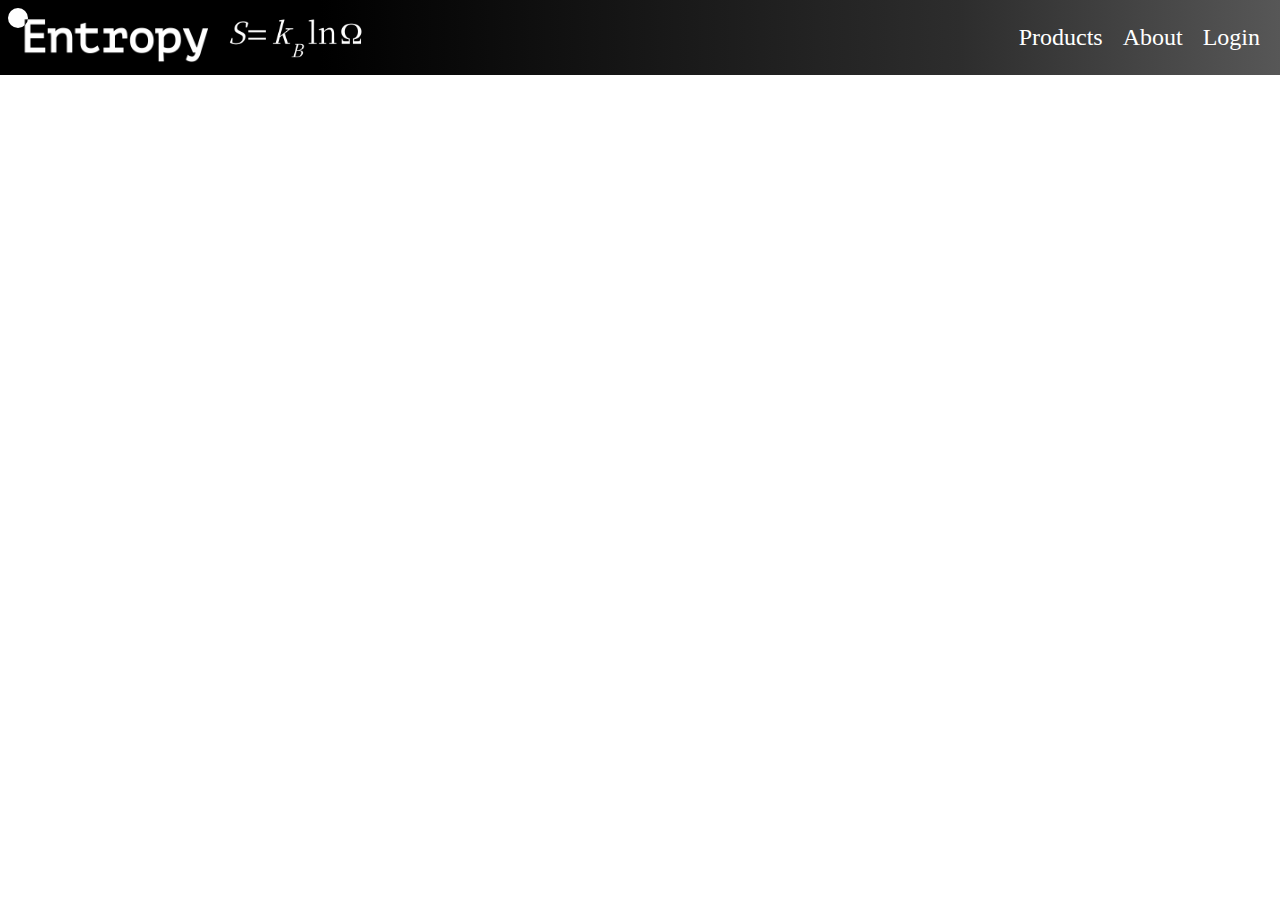
<file: index.html>
<!DOCTYPE html>
<html lang="en">
	<head>
		<meta charset="utf-8" />
		<link rel="icon" href="./favicon.png" />
		<meta name="viewport" content="width=device-width" />
		<meta http-equiv="content-security-policy" content="">
		<link href="./_app/immutable/assets/0.3d0f1523.css" rel="stylesheet">
		<link href="./_app/immutable/assets/index.16b8d270.css" rel="stylesheet">
		<link rel="modulepreload" href="./_app/immutable/entry/start.4bfeb2db.js">
		<link rel="modulepreload" href="./_app/immutable/chunks/index.dd87b3f1.js">
		<link rel="modulepreload" href="./_app/immutable/chunks/singletons.cc950b06.js">
		<link rel="modulepreload" href="./_app/immutable/chunks/index.92f99164.js">
		<link rel="modulepreload" href="./_app/immutable/entry/app.ca13c85d.js">
		<link rel="modulepreload" href="./_app/immutable/nodes/0.b7d12371.js">
		<link rel="modulepreload" href="./_app/immutable/chunks/stores.02b9ebbd.js">
		<link rel="modulepreload" href="./_app/immutable/chunks/index.1ef35bb0.js">
		<link rel="modulepreload" href="./_app/immutable/nodes/2.63b06ef1.js"><!-- HEAD_svelte-1s7y3p2_START --><link rel="stylesheet" href="https://fonts.googleapis.com/css2?family=Material+Symbols+Outlined:opsz,wght,FILL,GRAD@48,400,0,0"><!-- HEAD_svelte-1s7y3p2_END -->
	</head>
	<body data-sveltekit-preload-data="hover">
		<div style="display: contents">




<div class="cursor svelte-1eu389u" style=""></div>

<div class="cursor magnet svelte-1eu389u" style=""></div>

<div class="cursor trail svelte-1eu389u" style="display: none"></div>



<div class="root svelte-1aot39k"><div class="form svelte-1aot39k"><div class="logo svelte-1aot39k"><img class="logo_text svelte-1aot39k" src="/images/logo/logo_text.png">
                <img class="logo_expression svelte-1aot39k" src="/images/logo/logo_expression.png"></div>

        <div class="action svelte-1aot39k"><div class="links svelte-1aot39k"><div class="root svelte-18r3pva"><div class="text svelte-18r3pva"><div class="text svelte-12jfgdl"><div class="underline svelte-12jfgdl" style="; background-color: white"></div>
    Products</div></div>

    </div>
                <div class="root svelte-18r3pva"><div class="text svelte-18r3pva"><div class="text svelte-12jfgdl"><div class="underline svelte-12jfgdl" style="; background-color: white"></div>
    About</div></div>

    </div>

                <div class="root svelte-18r3pva"><div class="text svelte-18r3pva"><div class="text svelte-12jfgdl"><div class="underline svelte-12jfgdl" style="; background-color: white"></div>
    Login</div></div>

    </div></div>

            </div></div></div>



<div class="contents svelte-g8posl"></div>


			
			<script>
				{
					__sveltekit_ajmnbp = {
						base: new URL(".", location).pathname.slice(0, -1),
						env: {}
					};

					const element = document.currentScript.parentElement;

					const data = [null,null];

					Promise.all([
						import("./_app/immutable/entry/start.4bfeb2db.js"),
						import("./_app/immutable/entry/app.ca13c85d.js")
					]).then(([kit, app]) => {
						kit.start(app, element, {
							node_ids: [0, 2],
							data,
							form: null,
							error: null
						});
					});
				}
			</script>
		</div>
	</body>
</html>
</file>
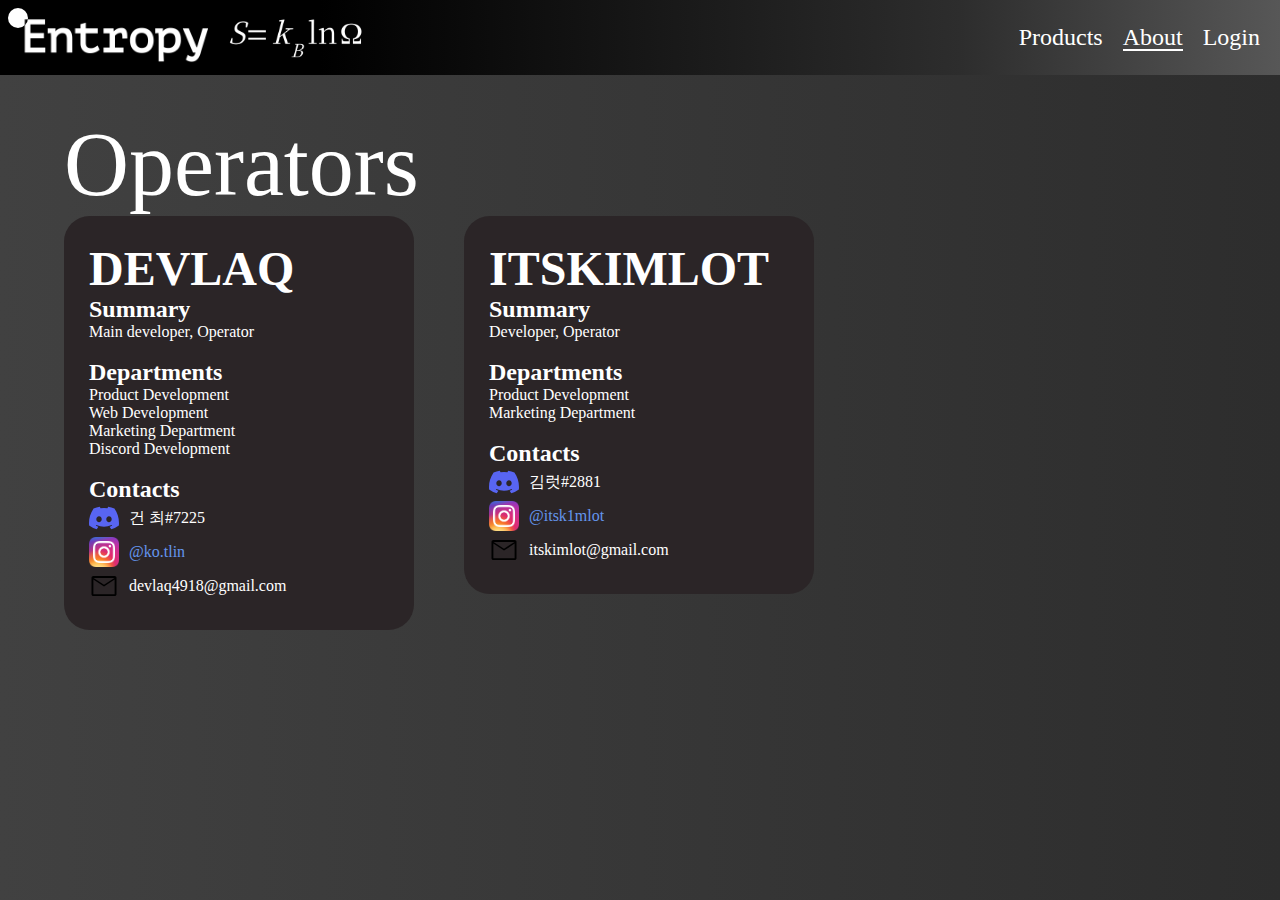
<file: about.html>
<!DOCTYPE html>
<html lang="en">
	<head>
		<meta charset="utf-8" />
		<link rel="icon" href="./favicon.png" />
		<meta name="viewport" content="width=device-width" />
		<meta http-equiv="content-security-policy" content="">
		<link href="./_app/immutable/assets/0.3d0f1523.css" rel="stylesheet">
		<link href="./_app/immutable/assets/index.16b8d270.css" rel="stylesheet">
		<link href="./_app/immutable/assets/3.03470d48.css" rel="stylesheet">
		<link rel="modulepreload" href="./_app/immutable/entry/start.4bfeb2db.js">
		<link rel="modulepreload" href="./_app/immutable/chunks/index.dd87b3f1.js">
		<link rel="modulepreload" href="./_app/immutable/chunks/singletons.cc950b06.js">
		<link rel="modulepreload" href="./_app/immutable/chunks/index.92f99164.js">
		<link rel="modulepreload" href="./_app/immutable/entry/app.ca13c85d.js">
		<link rel="modulepreload" href="./_app/immutable/nodes/0.b7d12371.js">
		<link rel="modulepreload" href="./_app/immutable/chunks/stores.02b9ebbd.js">
		<link rel="modulepreload" href="./_app/immutable/chunks/index.1ef35bb0.js">
		<link rel="modulepreload" href="./_app/immutable/nodes/3.279fcf08.js"><!-- HEAD_svelte-1s7y3p2_START --><link rel="stylesheet" href="https://fonts.googleapis.com/css2?family=Material+Symbols+Outlined:opsz,wght,FILL,GRAD@48,400,0,0"><!-- HEAD_svelte-1s7y3p2_END -->
	</head>
	<body data-sveltekit-preload-data="hover">
		<div style="display: contents">




<div class="cursor svelte-1eu389u" style=""></div>

<div class="cursor magnet svelte-1eu389u" style=""></div>

<div class="cursor trail svelte-1eu389u" style="display: none"></div>



<div class="root svelte-1aot39k"><div class="form svelte-1aot39k"><div class="logo svelte-1aot39k"><img class="logo_text svelte-1aot39k" src="/images/logo/logo_text.png">
                <img class="logo_expression svelte-1aot39k" src="/images/logo/logo_expression.png"></div>

        <div class="action svelte-1aot39k"><div class="links svelte-1aot39k"><div class="root svelte-18r3pva"><div class="text svelte-18r3pva"><div class="text svelte-12jfgdl"><div class="underline svelte-12jfgdl" style="; background-color: white"></div>
    Products</div></div>

    </div>
                <div class="root svelte-18r3pva"><div class="text svelte-18r3pva"><div class="text svelte-12jfgdl"><div class="underline svelte-12jfgdl" style="transform: scaleX(1); transform-origin: bottom center; background-color: white"></div>
    About</div></div>

    </div>

                <div class="root svelte-18r3pva"><div class="text svelte-18r3pva"><div class="text svelte-12jfgdl"><div class="underline svelte-12jfgdl" style="; background-color: white"></div>
    Login</div></div>

    </div></div>

            </div></div></div>



<div class="contents svelte-g8posl"><div class="root svelte-1sejp86"><div class="topic svelte-1sejp86"><div class="topic_name svelte-1sejp86">?about.topic.operators?</div>
            <div class="contents svelte-1sejp86"><div class="root svelte-kjr1ua"><div class="profile svelte-kjr1ua"><div class="name svelte-kjr1ua">?operators.devlaq.name?</div>

            <div class="key svelte-kjr1ua">?about.topic.operators.profile.summary?</div>
            <div class="value svelte-kjr1ua">?operators.devlaq.summary?</div>

            <br class="svelte-kjr1ua">

            <div class="key svelte-kjr1ua">?about.topic.operators.profile.departments?</div>
            <div class="value svelte-kjr1ua">?departments.product_development?
                    <br class="svelte-kjr1ua">?departments.web_development?
                    <br class="svelte-kjr1ua">?departments.marketing_department?
                    <br class="svelte-kjr1ua">?departments.discord_development?
                    <br class="svelte-kjr1ua"></div>

            <br class="svelte-kjr1ua">

            <div class="key svelte-kjr1ua">?about.topic.operators.profile.contacts?</div>
            <div class="value svelte-kjr1ua"><div class="text svelte-12jfgdl"><div class="underline svelte-12jfgdl" style="; background-color: white; transform-origin: bottom left"></div>
    <div class="contact svelte-kjr1ua"><img class="icon svelte-kjr1ua" src="images/icons/discord.svg" alt="Icon : contacts.discord">
                            <div class="text svelte-kjr1ua" style="color: default">건 최#7225</div></div>
                    </div>
                    <br class="svelte-kjr1ua"><div class="text svelte-12jfgdl"><div class="underline svelte-12jfgdl" style="; background-color: cornflowerblue; transform-origin: bottom left"></div>
    <div class="contact svelte-kjr1ua"><img class="icon svelte-kjr1ua" src="images/icons/instagram.webp" alt="Icon : contacts.instagram">
                            <div class="text svelte-kjr1ua" style="color: cornflowerblue">@ko.tlin</div></div>
                    </div>
                    <br class="svelte-kjr1ua"><div class="text svelte-12jfgdl"><div class="underline svelte-12jfgdl" style="; background-color: white; transform-origin: bottom left"></div>
    <div class="contact svelte-kjr1ua"><img class="icon svelte-kjr1ua" src="images/icons/mail.svg" alt="Icon : contacts.email">
                            <div class="text svelte-kjr1ua" style="color: default">devlaq4918@gmail.com</div></div>
                    </div>
                    <br class="svelte-kjr1ua"></div>
        </div><div class="profile svelte-kjr1ua"><div class="name svelte-kjr1ua">?operators.kimlot.name?</div>

            <div class="key svelte-kjr1ua">?about.topic.operators.profile.summary?</div>
            <div class="value svelte-kjr1ua">?operators.kimlot.summary?</div>

            <br class="svelte-kjr1ua">

            <div class="key svelte-kjr1ua">?about.topic.operators.profile.departments?</div>
            <div class="value svelte-kjr1ua">?departments.product_development?
                    <br class="svelte-kjr1ua">?departments.marketing_department?
                    <br class="svelte-kjr1ua"></div>

            <br class="svelte-kjr1ua">

            <div class="key svelte-kjr1ua">?about.topic.operators.profile.contacts?</div>
            <div class="value svelte-kjr1ua"><div class="text svelte-12jfgdl"><div class="underline svelte-12jfgdl" style="; background-color: white; transform-origin: bottom left"></div>
    <div class="contact svelte-kjr1ua"><img class="icon svelte-kjr1ua" src="images/icons/discord.svg" alt="Icon : contacts.discord">
                            <div class="text svelte-kjr1ua" style="color: default">김럿#2881</div></div>
                    </div>
                    <br class="svelte-kjr1ua"><div class="text svelte-12jfgdl"><div class="underline svelte-12jfgdl" style="; background-color: cornflowerblue; transform-origin: bottom left"></div>
    <div class="contact svelte-kjr1ua"><img class="icon svelte-kjr1ua" src="images/icons/instagram.webp" alt="Icon : contacts.instagram">
                            <div class="text svelte-kjr1ua" style="color: cornflowerblue">@itsk1mlot</div></div>
                    </div>
                    <br class="svelte-kjr1ua"><div class="text svelte-12jfgdl"><div class="underline svelte-12jfgdl" style="; background-color: white; transform-origin: bottom left"></div>
    <div class="contact svelte-kjr1ua"><img class="icon svelte-kjr1ua" src="images/icons/mail.svg" alt="Icon : contacts.email">
                            <div class="text svelte-kjr1ua" style="color: default">itskimlot@gmail.com</div></div>
                    </div>
                    <br class="svelte-kjr1ua"></div>
        </div></div></div>
        </div><div class="topic svelte-1sejp86"><div class="topic_name svelte-1sejp86">?about.topic.projects?</div>
            <div class="contents svelte-1sejp86"><div class="root svelte-1e4kv7k"><div class="profile svelte-1e4kv7k"><div class="name svelte-1e4kv7k" style="color: blueviolet">?projects.shopl.name?</div>

            <div class="key svelte-1e4kv7k">?about.topic.projects.summary?

                <span style="margin-left: 10px" class="material-symbols-outlined">summarize
                </span></div>
            <div class="value svelte-1e4kv7k">?projects.shopl.summary?</div>

            <br class="svelte-1e4kv7k">

            <div class="key svelte-1e4kv7k">?about.topic.projects.info?

                <span style="margin-left: 10px" class="material-symbols-outlined">info
                </span></div>
            <div class="value svelte-1e4kv7k">?projects.shopl.info?</div>

            <br class="svelte-1e4kv7k">

            <div class="key svelte-1e4kv7k">?about.topic.projects.type?

                <span style="margin-left: 10px" class="material-symbols-outlined">inventory_2
                </span></div>
            <div class="value svelte-1e4kv7k">?about.topic.projects.type.product?</div>

            <br class="svelte-1e4kv7k">

            <div class="key svelte-1e4kv7k">?about.topic.projects.source_code_visibility?

                    <span style="margin-left: 10px" class="material-symbols-outlined">visibility_off
                    </span></div>
                <div class="value svelte-1e4kv7k">?about.topic.projects.source_code_visibility.private?</div>
        </div><div class="profile svelte-1e4kv7k"><div class="name svelte-1e4kv7k" style="color: greenyellow">?projects.web.name?</div>

            <div class="key svelte-1e4kv7k">?about.topic.projects.summary?

                <span style="margin-left: 10px" class="material-symbols-outlined">summarize
                </span></div>
            <div class="value svelte-1e4kv7k">?projects.web.summary?</div>

            <br class="svelte-1e4kv7k">

            <div class="key svelte-1e4kv7k">?about.topic.projects.info?

                <span style="margin-left: 10px" class="material-symbols-outlined">info
                </span></div>
            <div class="value svelte-1e4kv7k">?projects.web.info?</div>

            <br class="svelte-1e4kv7k">

            <div class="key svelte-1e4kv7k">?about.topic.projects.type?

                <span style="margin-left: 10px" class="material-symbols-outlined">inventory_2
                </span></div>
            <div class="value svelte-1e4kv7k">?about.topic.projects.type.others?</div>

            <br class="svelte-1e4kv7k">

            <div class="key svelte-1e4kv7k">?about.topic.projects.source_code_visibility?

                    <span style="margin-left: 10px" class="material-symbols-outlined">visibility_off
                    </span></div>
                <div class="value svelte-1e4kv7k">?about.topic.projects.source_code_visibility.private?</div>
        </div><div class="profile svelte-1e4kv7k"><div class="name svelte-1e4kv7k" style="color: crimson">?projects.kinv.name?</div>

            <div class="key svelte-1e4kv7k">?about.topic.projects.summary?

                <span style="margin-left: 10px" class="material-symbols-outlined">summarize
                </span></div>
            <div class="value svelte-1e4kv7k">?projects.kinv.summary?</div>

            <br class="svelte-1e4kv7k">

            <div class="key svelte-1e4kv7k">?about.topic.projects.info?

                <span style="margin-left: 10px" class="material-symbols-outlined">info
                </span></div>
            <div class="value svelte-1e4kv7k">?projects.kinv.info?</div>

            <br class="svelte-1e4kv7k">

            <div class="key svelte-1e4kv7k">?about.topic.projects.type?

                <span style="margin-left: 10px" class="material-symbols-outlined">inventory_2
                </span></div>
            <div class="value svelte-1e4kv7k">?about.topic.projects.type.library?</div>

            <br class="svelte-1e4kv7k">

            <div class="key svelte-1e4kv7k">?about.topic.projects.source_code_visibility?

                    <span style="margin-left: 10px" class="material-symbols-outlined">visibility
                    </span></div>
                <div class="value svelte-1e4kv7k">?about.topic.projects.source_code_visibility.public?</div>
                <br class="svelte-1e4kv7k">

                <div class="key svelte-1e4kv7k">?about.topic.projects.source_code?

                    <span style="margin-left: 10px" class="material-symbols-outlined">code
                    </span></div>
                <div style="color: cornflowerblue" class="value svelte-1e4kv7k"><div class="text svelte-12jfgdl"><div class="underline svelte-12jfgdl" style="; transform-origin: left center; background-color: cornflowerblue"></div>
    ?projects.kinv.source_code?
                    </div>
                </div>
        </div><div class="profile svelte-1e4kv7k"><div class="name svelte-1e4kv7k" style="color: crimson">?projects.kons.name?</div>

            <div class="key svelte-1e4kv7k">?about.topic.projects.summary?

                <span style="margin-left: 10px" class="material-symbols-outlined">summarize
                </span></div>
            <div class="value svelte-1e4kv7k">?projects.kons.summary?</div>

            <br class="svelte-1e4kv7k">

            <div class="key svelte-1e4kv7k">?about.topic.projects.info?

                <span style="margin-left: 10px" class="material-symbols-outlined">info
                </span></div>
            <div class="value svelte-1e4kv7k">?projects.kons.info?</div>

            <br class="svelte-1e4kv7k">

            <div class="key svelte-1e4kv7k">?about.topic.projects.type?

                <span style="margin-left: 10px" class="material-symbols-outlined">inventory_2
                </span></div>
            <div class="value svelte-1e4kv7k">?about.topic.projects.type.library?</div>

            <br class="svelte-1e4kv7k">

            <div class="key svelte-1e4kv7k">?about.topic.projects.source_code_visibility?

                    <span style="margin-left: 10px" class="material-symbols-outlined">visibility
                    </span></div>
                <div class="value svelte-1e4kv7k">?about.topic.projects.source_code_visibility.public?</div>
                <br class="svelte-1e4kv7k">

                <div class="key svelte-1e4kv7k">?about.topic.projects.source_code?

                    <span style="margin-left: 10px" class="material-symbols-outlined">code
                    </span></div>
                <div style="color: cornflowerblue" class="value svelte-1e4kv7k"><div class="text svelte-12jfgdl"><div class="underline svelte-12jfgdl" style="; transform-origin: left center; background-color: cornflowerblue"></div>
    ?projects.kons.source_code?
                    </div>
                </div>
        </div><div class="profile svelte-1e4kv7k"><div class="name svelte-1e4kv7k" style="color: crimson">?projects.kots.name?</div>

            <div class="key svelte-1e4kv7k">?about.topic.projects.summary?

                <span style="margin-left: 10px" class="material-symbols-outlined">summarize
                </span></div>
            <div class="value svelte-1e4kv7k">?projects.kots.summary?</div>

            <br class="svelte-1e4kv7k">

            <div class="key svelte-1e4kv7k">?about.topic.projects.info?

                <span style="margin-left: 10px" class="material-symbols-outlined">info
                </span></div>
            <div class="value svelte-1e4kv7k">?projects.kots.info?</div>

            <br class="svelte-1e4kv7k">

            <div class="key svelte-1e4kv7k">?about.topic.projects.type?

                <span style="margin-left: 10px" class="material-symbols-outlined">inventory_2
                </span></div>
            <div class="value svelte-1e4kv7k">?about.topic.projects.type.library?</div>

            <br class="svelte-1e4kv7k">

            <div class="key svelte-1e4kv7k">?about.topic.projects.source_code_visibility?

                    <span style="margin-left: 10px" class="material-symbols-outlined">visibility
                    </span></div>
                <div class="value svelte-1e4kv7k">?about.topic.projects.source_code_visibility.public?</div>
                <br class="svelte-1e4kv7k">

                <div class="key svelte-1e4kv7k">?about.topic.projects.source_code?

                    <span style="margin-left: 10px" class="material-symbols-outlined">code
                    </span></div>
                <div style="color: cornflowerblue" class="value svelte-1e4kv7k"><div class="text svelte-12jfgdl"><div class="underline svelte-12jfgdl" style="; transform-origin: left center; background-color: cornflowerblue"></div>
    ?projects.kots.source_code?
                    </div>
                </div>
        </div><div class="profile svelte-1e4kv7k"><div class="name svelte-1e4kv7k" style="color: crimson">?projects.k18n.name?</div>

            <div class="key svelte-1e4kv7k">?about.topic.projects.summary?

                <span style="margin-left: 10px" class="material-symbols-outlined">summarize
                </span></div>
            <div class="value svelte-1e4kv7k">?projects.k18n.summary?</div>

            <br class="svelte-1e4kv7k">

            <div class="key svelte-1e4kv7k">?about.topic.projects.info?

                <span style="margin-left: 10px" class="material-symbols-outlined">info
                </span></div>
            <div class="value svelte-1e4kv7k">?projects.k18n.info?</div>

            <br class="svelte-1e4kv7k">

            <div class="key svelte-1e4kv7k">?about.topic.projects.type?

                <span style="margin-left: 10px" class="material-symbols-outlined">inventory_2
                </span></div>
            <div class="value svelte-1e4kv7k">?about.topic.projects.type.library?</div>

            <br class="svelte-1e4kv7k">

            <div class="key svelte-1e4kv7k">?about.topic.projects.source_code_visibility?

                    <span style="margin-left: 10px" class="material-symbols-outlined">visibility
                    </span></div>
                <div class="value svelte-1e4kv7k">?about.topic.projects.source_code_visibility.public?</div>
                <br class="svelte-1e4kv7k">

                <div class="key svelte-1e4kv7k">?about.topic.projects.source_code?

                    <span style="margin-left: 10px" class="material-symbols-outlined">code
                    </span></div>
                <div style="color: cornflowerblue" class="value svelte-1e4kv7k"><div class="text svelte-12jfgdl"><div class="underline svelte-12jfgdl" style="; transform-origin: left center; background-color: cornflowerblue"></div>
    ?projects.k18n.source_code?
                    </div>
                </div>
        </div></div></div>
        </div><div class="topic svelte-1sejp86"><div class="topic_name svelte-1sejp86">?about.topic.links?</div>
            <div class="contents svelte-1sejp86"><div class="root svelte-ieuk8c"><div class="link svelte-ieuk8c"><div class="key svelte-ieuk8c">?about.topic.links.discord?
                <img class="icon svelte-ieuk8c" src="images/icons/discord.svg"></div>
            <div class="value svelte-ieuk8c" style="color: cornflowerblue"><div class="text svelte-12jfgdl"><div class="underline svelte-12jfgdl" style="; background-color: cornflowerblue; transform-origin: left"></div>
    https://discord.gg/KU4h5cQZX9
                </div></div>
        </div><div class="link svelte-ieuk8c"><div class="key svelte-ieuk8c">?about.topic.links.github?
                <img class="icon svelte-ieuk8c" src="images/icons/github-mark-white.svg"></div>
            <div class="value svelte-ieuk8c" style="color: cornflowerblue"><div class="text svelte-12jfgdl"><div class="underline svelte-12jfgdl" style="; background-color: cornflowerblue; transform-origin: left"></div>
    https://github.com/EntropySystems
                </div></div>
        </div>
    </div></div>
        </div></div></div>


			
			<script>
				{
					__sveltekit_ajmnbp = {
						base: new URL(".", location).pathname.slice(0, -1),
						env: {}
					};

					const element = document.currentScript.parentElement;

					const data = [null,null];

					Promise.all([
						import("./_app/immutable/entry/start.4bfeb2db.js"),
						import("./_app/immutable/entry/app.ca13c85d.js")
					]).then(([kit, app]) => {
						kit.start(app, element, {
							node_ids: [0, 3],
							data,
							form: null,
							error: null
						});
					});
				}
			</script>
		</div>
	</body>
</html>
</file>
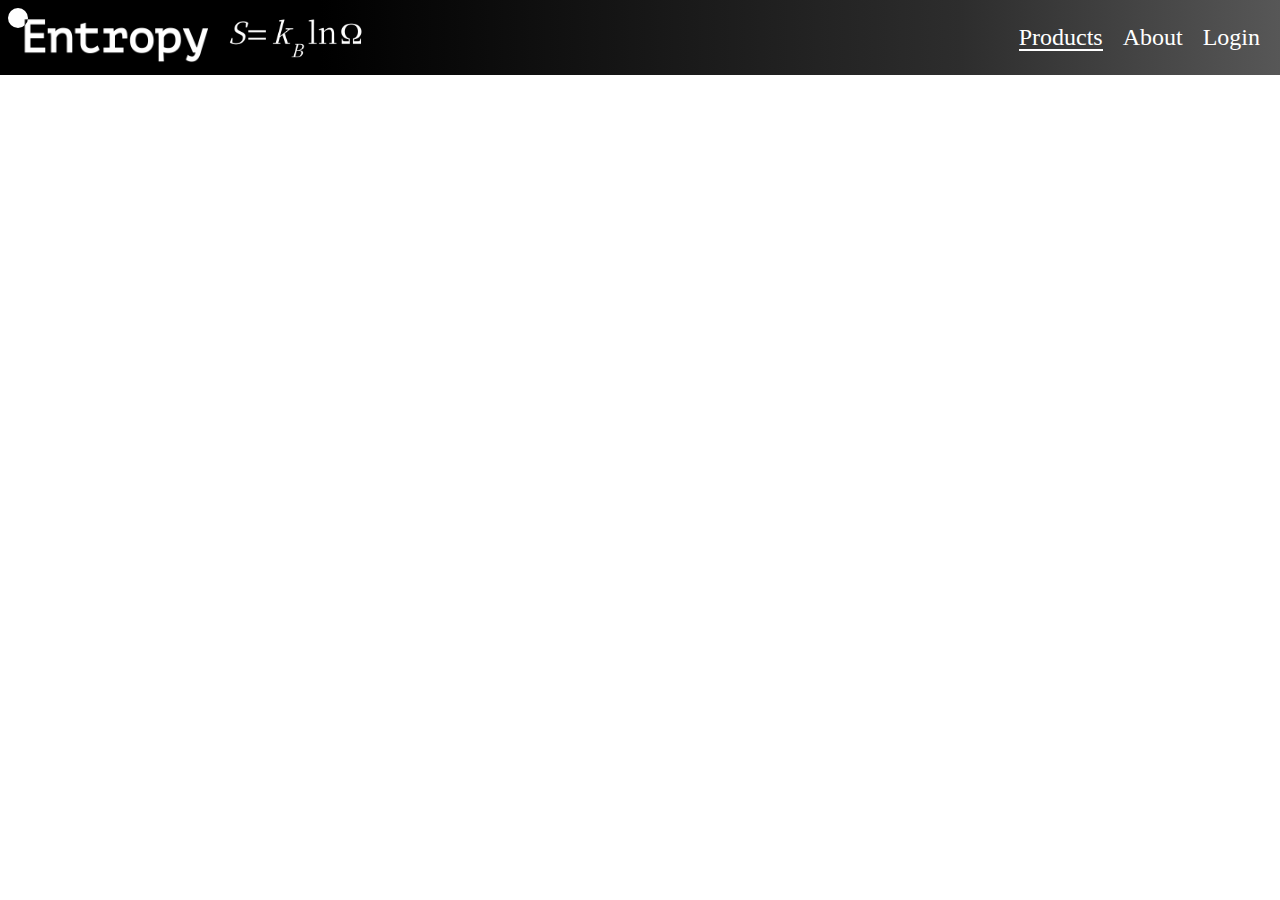
<file: products.html>
<!DOCTYPE html>
<html lang="en">
	<head>
		<meta charset="utf-8" />
		<link rel="icon" href="./favicon.png" />
		<meta name="viewport" content="width=device-width" />
		<meta http-equiv="content-security-policy" content="">
		<link href="./_app/immutable/assets/0.3d0f1523.css" rel="stylesheet">
		<link href="./_app/immutable/assets/index.16b8d270.css" rel="stylesheet">
		<link href="./_app/immutable/assets/Product.4208a91b.css" rel="stylesheet">
		<link rel="modulepreload" href="./_app/immutable/entry/start.4bfeb2db.js">
		<link rel="modulepreload" href="./_app/immutable/chunks/index.dd87b3f1.js">
		<link rel="modulepreload" href="./_app/immutable/chunks/singletons.cc950b06.js">
		<link rel="modulepreload" href="./_app/immutable/chunks/index.92f99164.js">
		<link rel="modulepreload" href="./_app/immutable/entry/app.ca13c85d.js">
		<link rel="modulepreload" href="./_app/immutable/nodes/0.b7d12371.js">
		<link rel="modulepreload" href="./_app/immutable/chunks/stores.02b9ebbd.js">
		<link rel="modulepreload" href="./_app/immutable/chunks/index.1ef35bb0.js">
		<link rel="modulepreload" href="./_app/immutable/nodes/5.c09b8be2.js"><!-- HEAD_svelte-1s7y3p2_START --><link rel="stylesheet" href="https://fonts.googleapis.com/css2?family=Material+Symbols+Outlined:opsz,wght,FILL,GRAD@48,400,0,0"><!-- HEAD_svelte-1s7y3p2_END -->
	</head>
	<body data-sveltekit-preload-data="hover">
		<div style="display: contents">




<div class="cursor svelte-1eu389u" style=""></div>

<div class="cursor magnet svelte-1eu389u" style=""></div>

<div class="cursor trail svelte-1eu389u" style="display: none"></div>



<div class="root svelte-1aot39k"><div class="form svelte-1aot39k"><div class="logo svelte-1aot39k"><img class="logo_text svelte-1aot39k" src="/images/logo/logo_text.png">
                <img class="logo_expression svelte-1aot39k" src="/images/logo/logo_expression.png"></div>

        <div class="action svelte-1aot39k"><div class="links svelte-1aot39k"><div class="root svelte-18r3pva"><div class="text svelte-18r3pva"><div class="text svelte-12jfgdl"><div class="underline svelte-12jfgdl" style="transform: scaleX(1); transform-origin: bottom center; background-color: white"></div>
    Products</div></div>

    </div>
                <div class="root svelte-18r3pva"><div class="text svelte-18r3pva"><div class="text svelte-12jfgdl"><div class="underline svelte-12jfgdl" style="; background-color: white"></div>
    About</div></div>

    </div>

                <div class="root svelte-18r3pva"><div class="text svelte-18r3pva"><div class="text svelte-12jfgdl"><div class="underline svelte-12jfgdl" style="; background-color: white"></div>
    Login</div></div>

    </div></div>

            </div></div></div>



<div class="contents svelte-g8posl"><div></div></div>


			
			<script>
				{
					__sveltekit_ajmnbp = {
						base: new URL(".", location).pathname.slice(0, -1),
						env: {}
					};

					const element = document.currentScript.parentElement;

					const data = [null,null];

					Promise.all([
						import("./_app/immutable/entry/start.4bfeb2db.js"),
						import("./_app/immutable/entry/app.ca13c85d.js")
					]).then(([kit, app]) => {
						kit.start(app, element, {
							node_ids: [0, 5],
							data,
							form: null,
							error: null
						});
					});
				}
			</script>
		</div>
	</body>
</html>
</file>
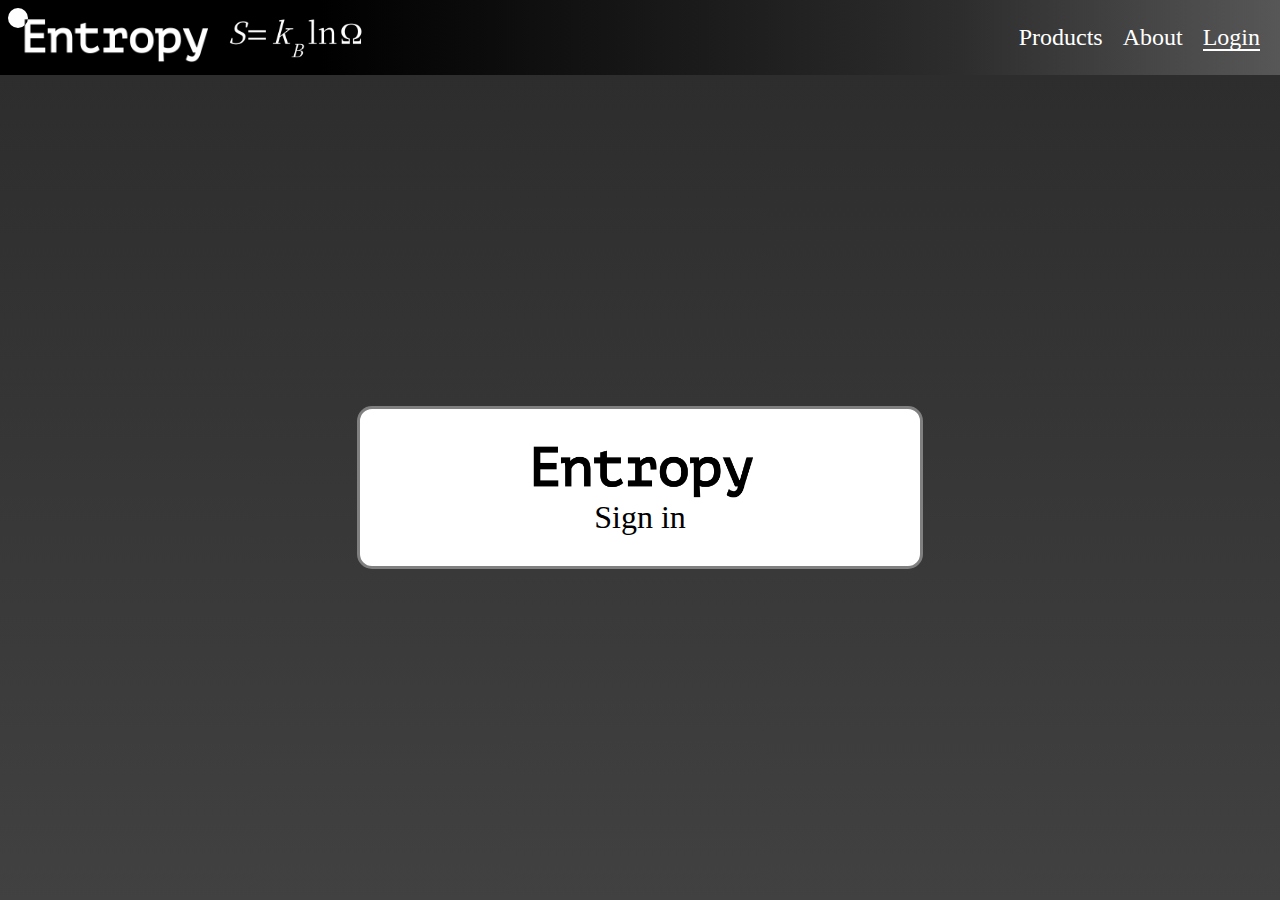
<file: auth/login.html>
<!DOCTYPE html>
<html lang="en">
	<head>
		<meta charset="utf-8" />
		<link rel="icon" href="../favicon.png" />
		<meta name="viewport" content="width=device-width" />
		<meta http-equiv="content-security-policy" content="">
		<link href="../_app/immutable/assets/0.3d0f1523.css" rel="stylesheet">
		<link href="../_app/immutable/assets/index.16b8d270.css" rel="stylesheet">
		<link href="../_app/immutable/assets/4.e83d781f.css" rel="stylesheet">
		<link rel="modulepreload" href="../_app/immutable/entry/start.4bfeb2db.js">
		<link rel="modulepreload" href="../_app/immutable/chunks/index.dd87b3f1.js">
		<link rel="modulepreload" href="../_app/immutable/chunks/singletons.cc950b06.js">
		<link rel="modulepreload" href="../_app/immutable/chunks/index.92f99164.js">
		<link rel="modulepreload" href="../_app/immutable/entry/app.ca13c85d.js">
		<link rel="modulepreload" href="../_app/immutable/nodes/0.b7d12371.js">
		<link rel="modulepreload" href="../_app/immutable/chunks/stores.02b9ebbd.js">
		<link rel="modulepreload" href="../_app/immutable/chunks/index.1ef35bb0.js">
		<link rel="modulepreload" href="../_app/immutable/nodes/4.cd1b85ac.js"><!-- HEAD_svelte-1s7y3p2_START --><link rel="stylesheet" href="https://fonts.googleapis.com/css2?family=Material+Symbols+Outlined:opsz,wght,FILL,GRAD@48,400,0,0"><!-- HEAD_svelte-1s7y3p2_END -->
	</head>
	<body data-sveltekit-preload-data="hover">
		<div style="display: contents">




<div class="cursor svelte-1eu389u" style=""></div>

<div class="cursor magnet svelte-1eu389u" style=""></div>

<div class="cursor trail svelte-1eu389u" style="display: none"></div>



<div class="root svelte-1aot39k"><div class="form svelte-1aot39k"><div class="logo svelte-1aot39k"><img class="logo_text svelte-1aot39k" src="/images/logo/logo_text.png">
                <img class="logo_expression svelte-1aot39k" src="/images/logo/logo_expression.png"></div>

        <div class="action svelte-1aot39k"><div class="links svelte-1aot39k"><div class="root svelte-18r3pva"><div class="text svelte-18r3pva"><div class="text svelte-12jfgdl"><div class="underline svelte-12jfgdl" style="; background-color: white"></div>
    Products</div></div>

    </div>
                <div class="root svelte-18r3pva"><div class="text svelte-18r3pva"><div class="text svelte-12jfgdl"><div class="underline svelte-12jfgdl" style="; background-color: white"></div>
    About</div></div>

    </div>

                <div class="root svelte-18r3pva"><div class="text svelte-18r3pva"><div class="text svelte-12jfgdl"><div class="underline svelte-12jfgdl" style="transform: scaleX(1); transform-origin: bottom center; background-color: white"></div>
    Login</div></div>

    </div></div>

            </div></div></div>



<div class="contents svelte-g8posl"><div class="root svelte-1nj7xw8"><div class="form svelte-1nj7xw8"><div class="logo svelte-1nj7xw8"><img class="logo_image svelte-1nj7xw8" src="/images/logo/logo_text.png"></div>
        <div class="title svelte-1nj7xw8">Sign in</div></div></div>

<div class="root svelte-h8rxg2"></div></div>


			
			<script>
				{
					__sveltekit_ajmnbp = {
						base: new URL("..", location).pathname.slice(0, -1),
						env: {}
					};

					const element = document.currentScript.parentElement;

					const data = [null,null];

					Promise.all([
						import("../_app/immutable/entry/start.4bfeb2db.js"),
						import("../_app/immutable/entry/app.ca13c85d.js")
					]).then(([kit, app]) => {
						kit.start(app, element, {
							node_ids: [0, 4],
							data,
							form: null,
							error: null
						});
					});
				}
			</script>
		</div>
	</body>
</html>
</file>
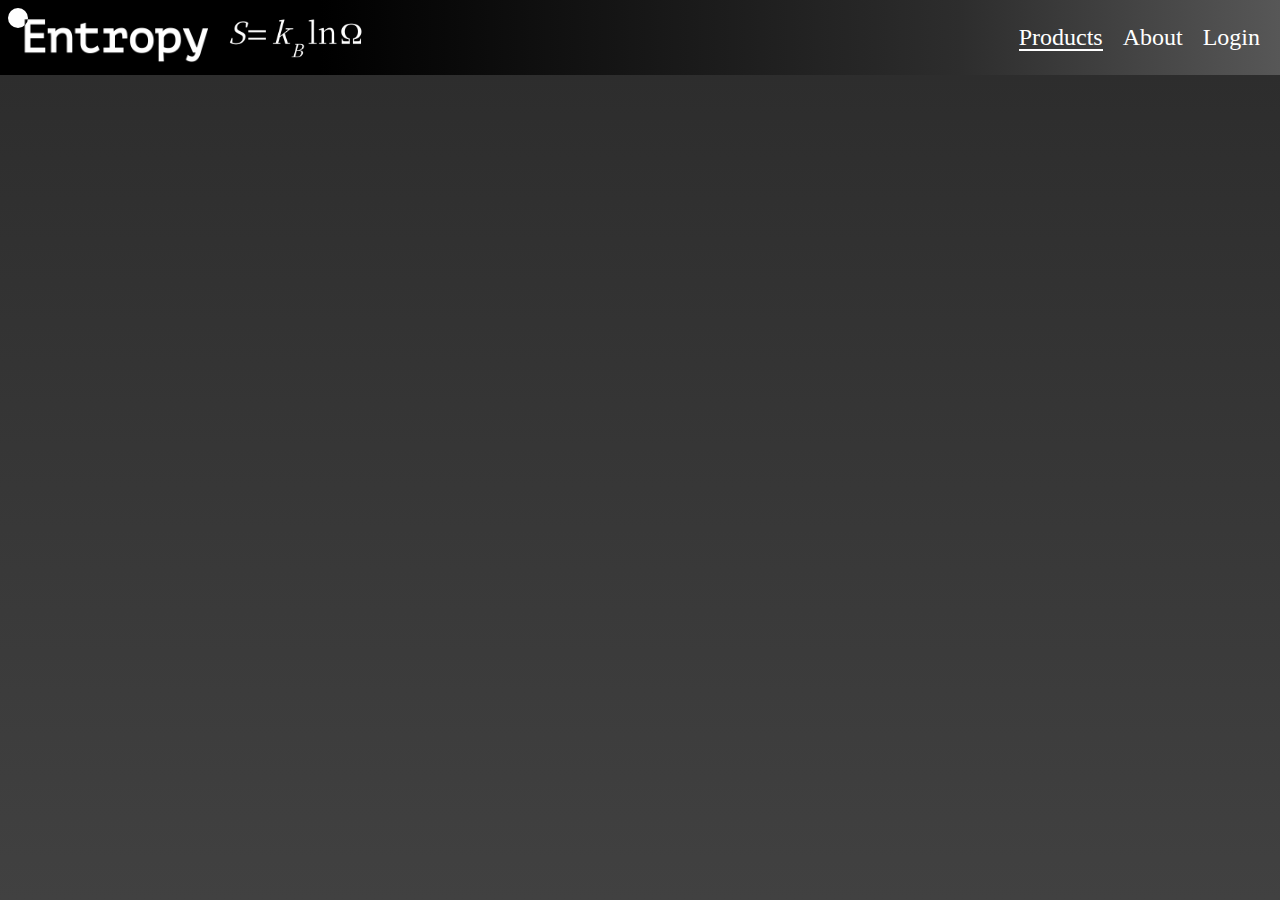
<file: products/shopl.html>
<!DOCTYPE html>
<html lang="en">
	<head>
		<meta charset="utf-8" />
		<link rel="icon" href="../favicon.png" />
		<meta name="viewport" content="width=device-width" />
		<meta http-equiv="content-security-policy" content="">
		<link href="../_app/immutable/assets/0.3d0f1523.css" rel="stylesheet">
		<link href="../_app/immutable/assets/index.16b8d270.css" rel="stylesheet">
		<link href="../_app/immutable/assets/Product.4208a91b.css" rel="stylesheet">
		<link rel="modulepreload" href="../_app/immutable/entry/start.4bfeb2db.js">
		<link rel="modulepreload" href="../_app/immutable/chunks/index.dd87b3f1.js">
		<link rel="modulepreload" href="../_app/immutable/chunks/singletons.cc950b06.js">
		<link rel="modulepreload" href="../_app/immutable/chunks/index.92f99164.js">
		<link rel="modulepreload" href="../_app/immutable/entry/app.ca13c85d.js">
		<link rel="modulepreload" href="../_app/immutable/nodes/0.b7d12371.js">
		<link rel="modulepreload" href="../_app/immutable/chunks/stores.02b9ebbd.js">
		<link rel="modulepreload" href="../_app/immutable/chunks/index.1ef35bb0.js">
		<link rel="modulepreload" href="../_app/immutable/nodes/6.ab089886.js"><!-- HEAD_svelte-1s7y3p2_START --><link rel="stylesheet" href="https://fonts.googleapis.com/css2?family=Material+Symbols+Outlined:opsz,wght,FILL,GRAD@48,400,0,0"><!-- HEAD_svelte-1s7y3p2_END -->
	</head>
	<body data-sveltekit-preload-data="hover">
		<div style="display: contents">




<div class="cursor svelte-1eu389u" style=""></div>

<div class="cursor magnet svelte-1eu389u" style=""></div>

<div class="cursor trail svelte-1eu389u" style="display: none"></div>



<div class="root svelte-1aot39k"><div class="form svelte-1aot39k"><div class="logo svelte-1aot39k"><img class="logo_text svelte-1aot39k" src="/images/logo/logo_text.png">
                <img class="logo_expression svelte-1aot39k" src="/images/logo/logo_expression.png"></div>

        <div class="action svelte-1aot39k"><div class="links svelte-1aot39k"><div class="root svelte-18r3pva"><div class="text svelte-18r3pva"><div class="text svelte-12jfgdl"><div class="underline svelte-12jfgdl" style="transform: scaleX(1); transform-origin: bottom center; background-color: white"></div>
    Products</div></div>

    </div>
                <div class="root svelte-18r3pva"><div class="text svelte-18r3pva"><div class="text svelte-12jfgdl"><div class="underline svelte-12jfgdl" style="; background-color: white"></div>
    About</div></div>

    </div>

                <div class="root svelte-18r3pva"><div class="text svelte-18r3pva"><div class="text svelte-12jfgdl"><div class="underline svelte-12jfgdl" style="; background-color: white"></div>
    Login</div></div>

    </div></div>

            </div></div></div>



<div class="contents svelte-g8posl"><div class="root svelte-p54x46"></div></div>


			
			<script>
				{
					__sveltekit_ajmnbp = {
						base: new URL("..", location).pathname.slice(0, -1),
						env: {}
					};

					const element = document.currentScript.parentElement;

					const data = [null,null];

					Promise.all([
						import("../_app/immutable/entry/start.4bfeb2db.js"),
						import("../_app/immutable/entry/app.ca13c85d.js")
					]).then(([kit, app]) => {
						kit.start(app, element, {
							node_ids: [0, 6],
							data,
							form: null,
							error: null
						});
					});
				}
			</script>
		</div>
	</body>
</html>
</file>
<file: _app/immutable/assets/0.3d0f1523.css>
.root.svelte-18r3pva{margin-right:20px;font-size:1.5rem;z-index:0;height:100%}.text.svelte-18r3pva{height:100%;color:#fff;display:flex;align-items:center}.sub-contents.svelte-18r3pva{position:absolute;background:radial-gradient(100px,#818181,#c4c4c4);border-radius:0 0 5px 5px;padding:10px 20px;z-index:1}.root.svelte-yfp0oa{width:75px;height:75px;display:flex;align-items:center;justify-content:center}.image.svelte-yfp0oa{width:50px;height:50px;border-radius:50%}.root.svelte-1aot39k.svelte-1aot39k{width:100vw;height:75px;position:absolute;top:0;left:0;z-index:100}.form.svelte-1aot39k.svelte-1aot39k{width:100%;height:100%;background:linear-gradient(90deg,#000000 25%,#2d2d2d 75%,#FFFFFF 200%)}.logo.svelte-1aot39k.svelte-1aot39k{height:100%;position:absolute;display:flex;align-items:center}.logo.svelte-1aot39k>.svelte-1aot39k{margin-left:20px}.logo_text.svelte-1aot39k.svelte-1aot39k{height:50px}.logo_expression.svelte-1aot39k.svelte-1aot39k{height:40px;filter:invert(1)}.logo_small.svelte-1aot39k.svelte-1aot39k{height:50px}.action.svelte-1aot39k.svelte-1aot39k{height:100%;display:flex;align-items:center;justify-content:right}.links.svelte-1aot39k.svelte-1aot39k{height:100%;display:flex}html,body{cursor:none;display:flex;background:white}.cursor.svelte-1eu389u{position:fixed;background:white;mix-blend-mode:exclusion;width:20px;height:20px;border-radius:50%;z-index:1000;pointer-events:none;transition:transform .2s}.magnet.svelte-1eu389u{opacity:0;transition:all .3s}.trail.svelte-1eu389u{width:15px;height:15px;position:absolute}.contents.svelte-g8posl{position:absolute;top:75px;left:0;width:100vw;height:calc(100vh - 75px);z-index:0}
</file>
<file: _app/immutable/assets/index.16b8d270.css>
.text.svelte-12jfgdl{display:inline-block;position:relative}.underline.svelte-12jfgdl{content:"";position:absolute;width:100%;height:2px;background-color:#000;transform:scaleX(0);bottom:0;left:0;transform-origin:bottom center;transition:transform .25s}@font-face{font-family:Material Symbols Outlined;font-style:normal;font-display:swap;font-weight:100;src:url(./material-symbols-outlined-latin-100-normal.24eb3c7a.woff2) format("woff2"),url(./material-symbols-outlined-latin-100-normal.f47baf1c.woff) format("woff")}@font-face{font-family:Material Symbols Outlined;font-style:normal;font-display:swap;font-weight:200;src:url(./material-symbols-outlined-latin-200-normal.fa8782eb.woff2) format("woff2"),url(./material-symbols-outlined-latin-200-normal.bfc55a71.woff) format("woff")}@font-face{font-family:Material Symbols Outlined;font-style:normal;font-display:swap;font-weight:300;src:url(./material-symbols-outlined-latin-300-normal.e1bc1bb1.woff2) format("woff2"),url(./material-symbols-outlined-latin-300-normal.ba1d2d9f.woff) format("woff")}@font-face{font-family:Material Symbols Outlined;font-style:normal;font-display:swap;font-weight:400;src:url(./material-symbols-outlined-latin-400-normal.c76d066c.woff2) format("woff2"),url(./material-symbols-outlined-latin-400-normal.bbb0e2c8.woff) format("woff")}
</file>
<file: _app/immutable/assets/3.03470d48.css>
.root.svelte-kjr1ua.svelte-kjr1ua{display:flex;padding-right:50px;width:85vw}.svelte-kjr1ua.svelte-kjr1ua::-webkit-scrollbar{width:10px}.svelte-kjr1ua.svelte-kjr1ua::-webkit-scrollbar-track{background:#f1f1f1}.svelte-kjr1ua.svelte-kjr1ua::-webkit-scrollbar-thumb{transition:.3s;background:#888}.svelte-kjr1ua.svelte-kjr1ua::-webkit-scrollbar-thumb:hover{background:#555}.profile.svelte-kjr1ua.svelte-kjr1ua{min-width:300px;min-height:100px;width:min-content;height:min-content;border-radius:2vw;background-color:#2b2527;padding:25px;margin-right:50px}.profile.svelte-kjr1ua>.name.svelte-kjr1ua{color:#fff;font-weight:700;font-size:3rem}.profile.svelte-kjr1ua>.key.svelte-kjr1ua{color:#fff;font-weight:700;font-size:1.5rem}.profile.svelte-kjr1ua>.value.svelte-kjr1ua{color:#fff}.contact.svelte-kjr1ua.svelte-kjr1ua{display:flex;align-items:center}.contact.svelte-kjr1ua>.icon.svelte-kjr1ua{width:30px;height:30px;margin-right:10px}.root.svelte-1e4kv7k.svelte-1e4kv7k{display:flex;padding-right:50px;overflow-x:scroll;width:85vw}.svelte-1e4kv7k.svelte-1e4kv7k::-webkit-scrollbar{width:10px}.svelte-1e4kv7k.svelte-1e4kv7k::-webkit-scrollbar-track{background:#f1f1f1}.svelte-1e4kv7k.svelte-1e4kv7k::-webkit-scrollbar-thumb{transition:.3s;background:#888}.svelte-1e4kv7k.svelte-1e4kv7k::-webkit-scrollbar-thumb:hover{background:#555}.profile.svelte-1e4kv7k.svelte-1e4kv7k{min-width:300px;min-height:100px;width:min-content;height:min-content;border-radius:2vw;background-color:#2b2527;padding:25px;margin-right:50px}.profile.svelte-1e4kv7k>.name.svelte-1e4kv7k{color:#fff;font-weight:700;font-size:3rem}.profile.svelte-1e4kv7k>.key.svelte-1e4kv7k{color:#fff;font-weight:700;font-size:1.5rem;display:flex;align-items:center}.profile.svelte-1e4kv7k>.value.svelte-1e4kv7k{color:#fff}.root.svelte-ieuk8c.svelte-ieuk8c.svelte-ieuk8c{width:85vw;border-radius:2vw;background-color:#2b2527;padding:25px}.link.svelte-ieuk8c>.key.svelte-ieuk8c.svelte-ieuk8c{color:#fff;font-weight:700;font-size:1.5rem;display:flex;align-items:center}.link.svelte-ieuk8c>.key.svelte-ieuk8c>.icon.svelte-ieuk8c{width:30px;height:30px;margin-left:10px}.link.svelte-ieuk8c>.value.svelte-ieuk8c.svelte-ieuk8c{color:#fff;font-size:1.25rem;width:min-content}.root.svelte-1sejp86{position:absolute;width:100%;height:100%;background:linear-gradient(90deg,#414141,#2d2d2d);overflow-y:scroll;overflow-x:hidden;scroll-snap-type:y mandatory;scroll-snap-align:center;scroll-snap-stop:always}.topic_name.svelte-1sejp86{color:#fff;font-size:10vh;margin-top:5vh;margin-left:5vw}.topic.svelte-1sejp86{scroll-snap-type:y mandatory;scroll-snap-align:center;scroll-snap-stop:always}.contents.svelte-1sejp86{overflow-y:scroll;margin-left:5vw;width:95vw;height:calc(80vh - 75px)}
</file>
<file: _app/immutable/assets/Product.4208a91b.css>
.root.svelte-p54x46{position:absolute;width:100%;height:100%;background:linear-gradient(0deg,#414141,#2d2d2d)}
</file>
<file: _app/immutable/assets/4.e83d781f.css>
.root.svelte-h8rxg2{position:absolute;width:100%;height:100%;background:linear-gradient(0deg,#414141,#2d2d2d);z-index:-1}.root.svelte-1nj7xw8{position:absolute;width:100%;height:100%;display:flex;align-items:center;justify-content:center}.form.svelte-1nj7xw8{width:500px;border-radius:15px;border:3px solid gray;background-color:#fff;padding:30px}.title.svelte-1nj7xw8{width:100%;display:flex;justify-content:center;font-size:2rem}.logo.svelte-1nj7xw8{width:100%;display:flex;justify-content:center;filter:invert(1)}.logo_image.svelte-1nj7xw8{width:45%}
</file>
